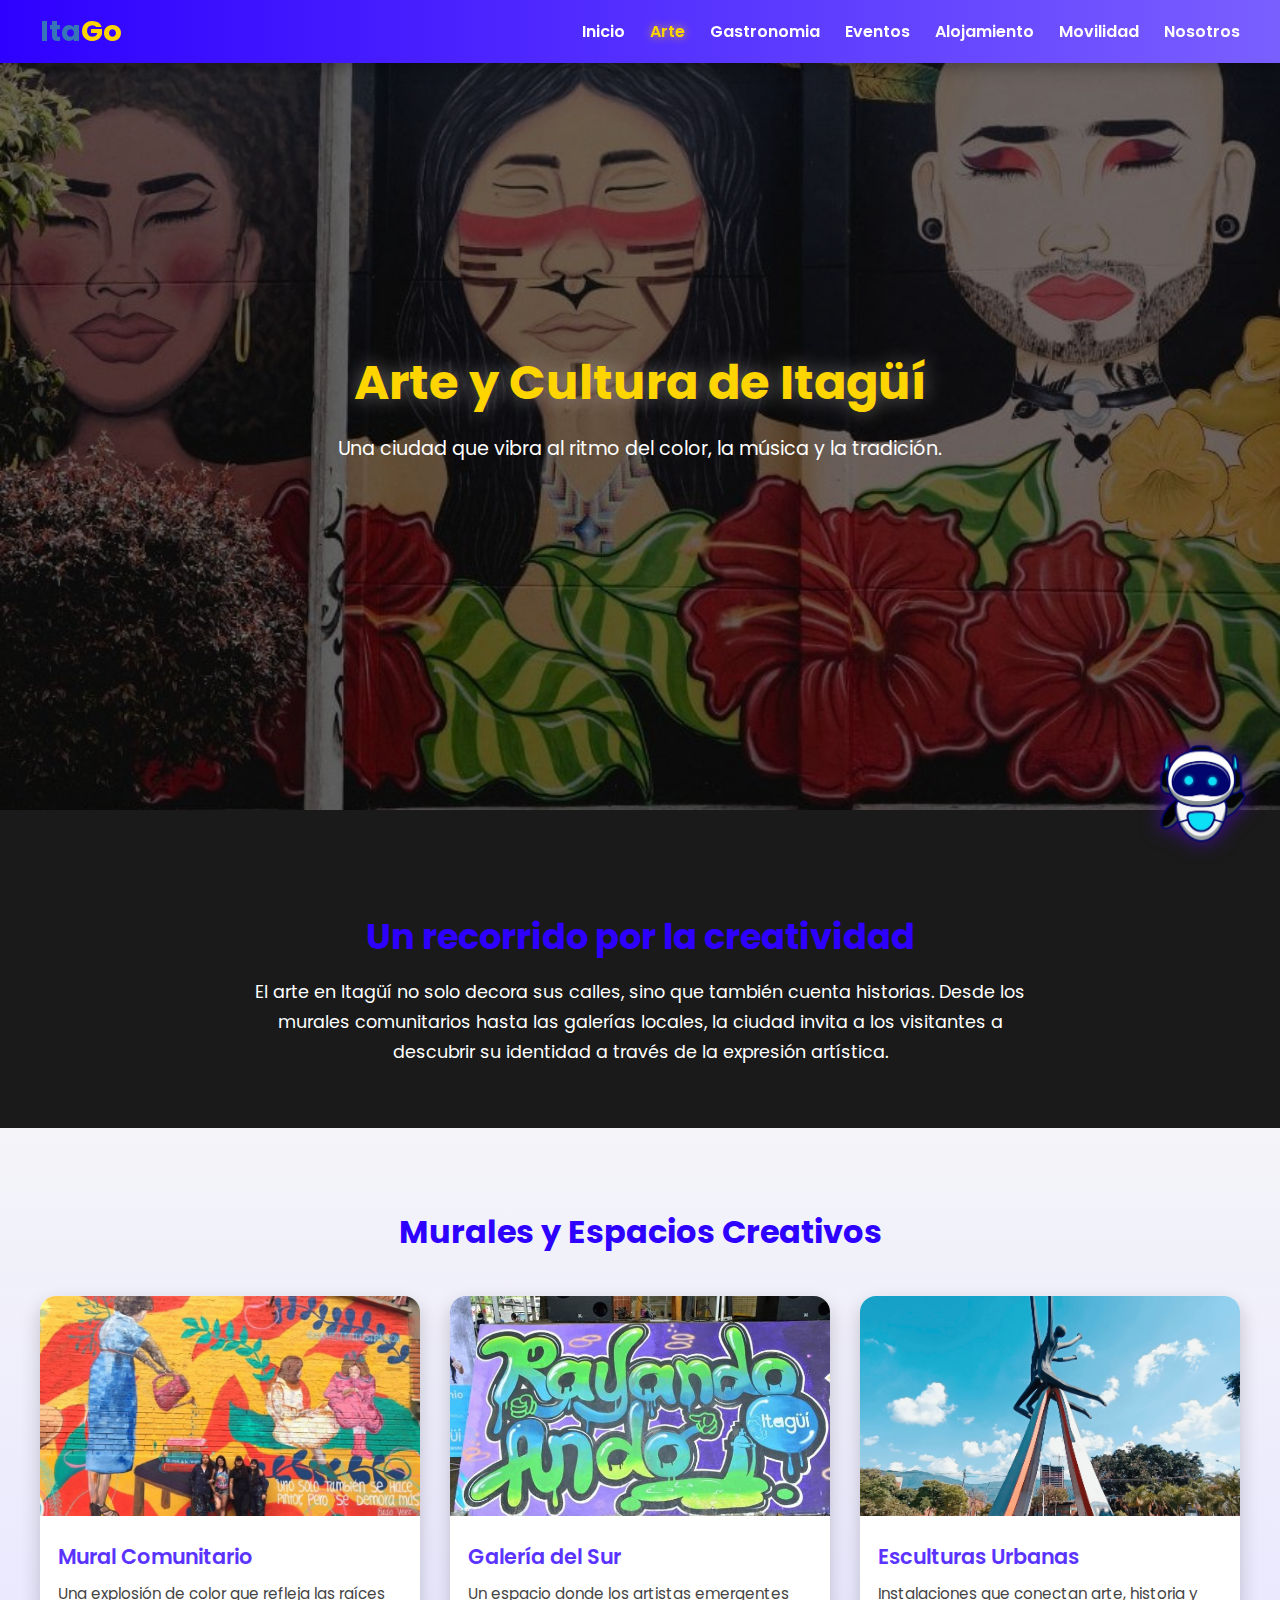
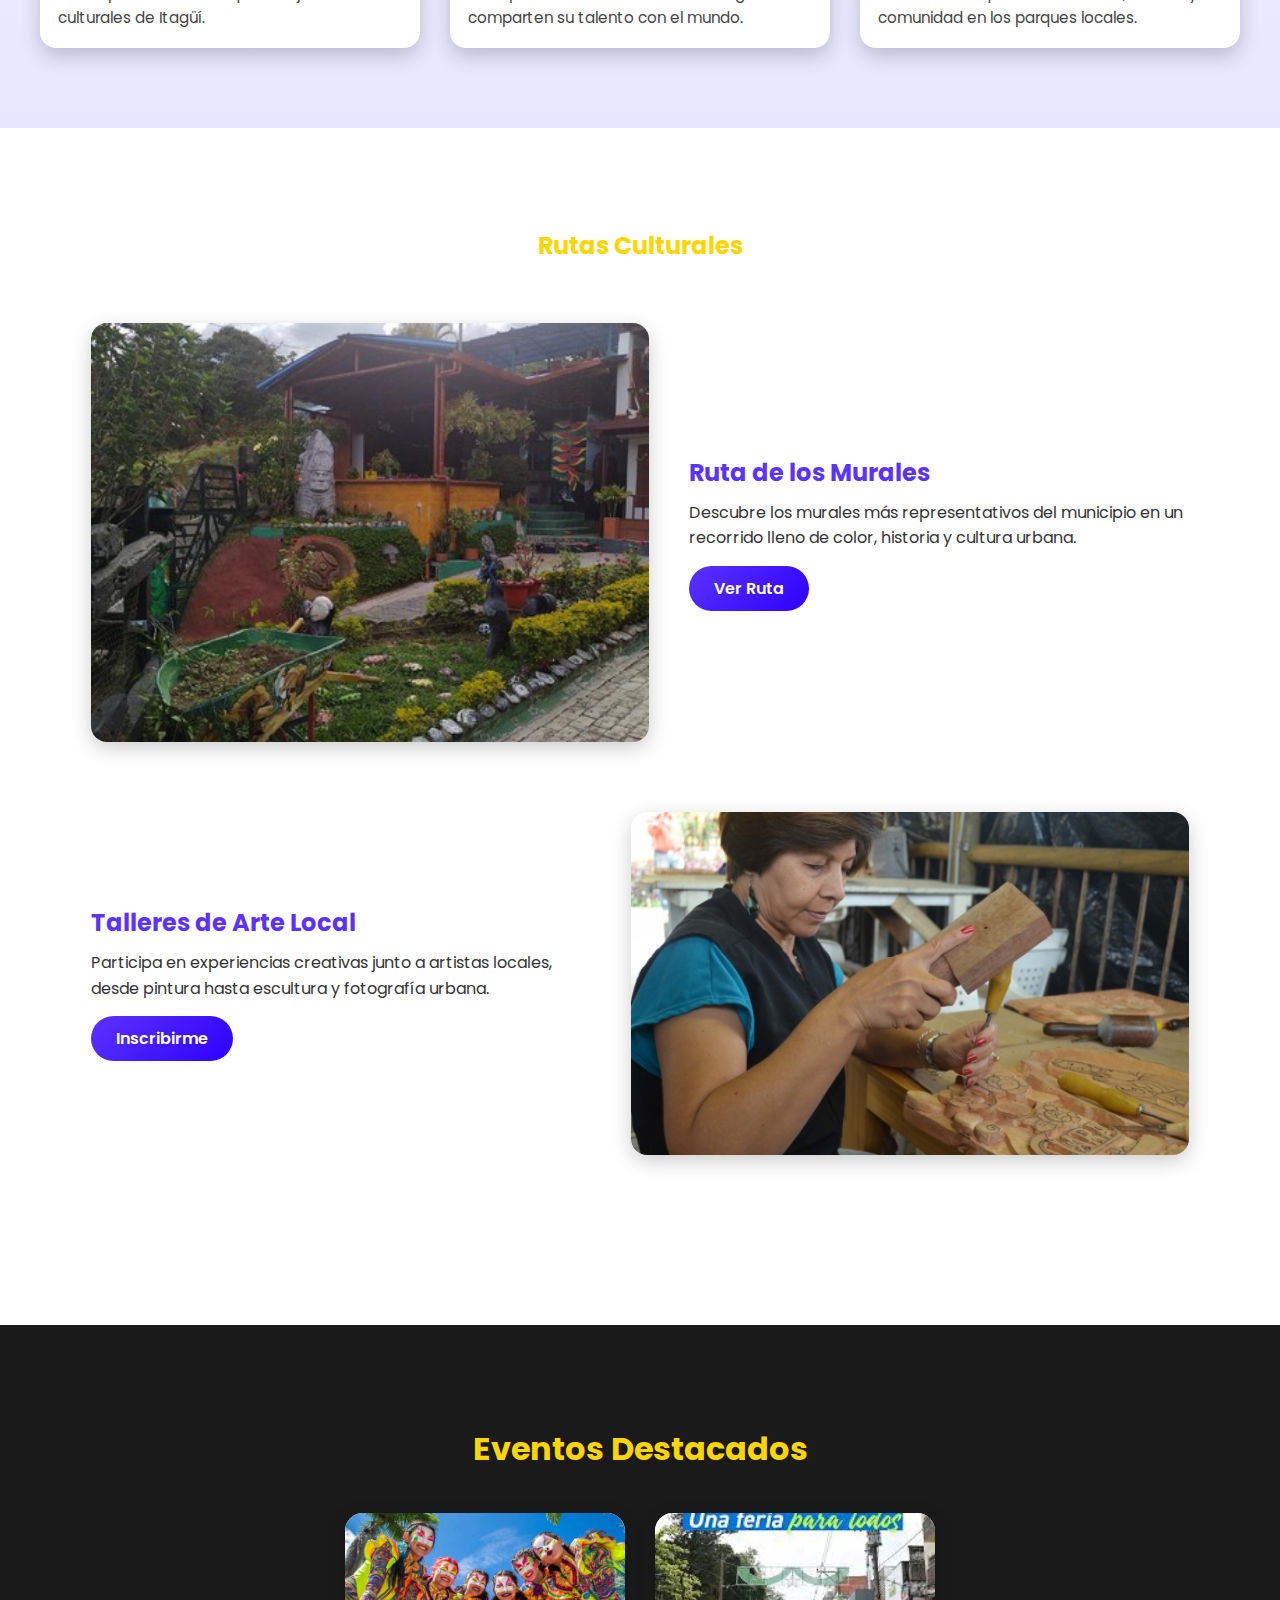
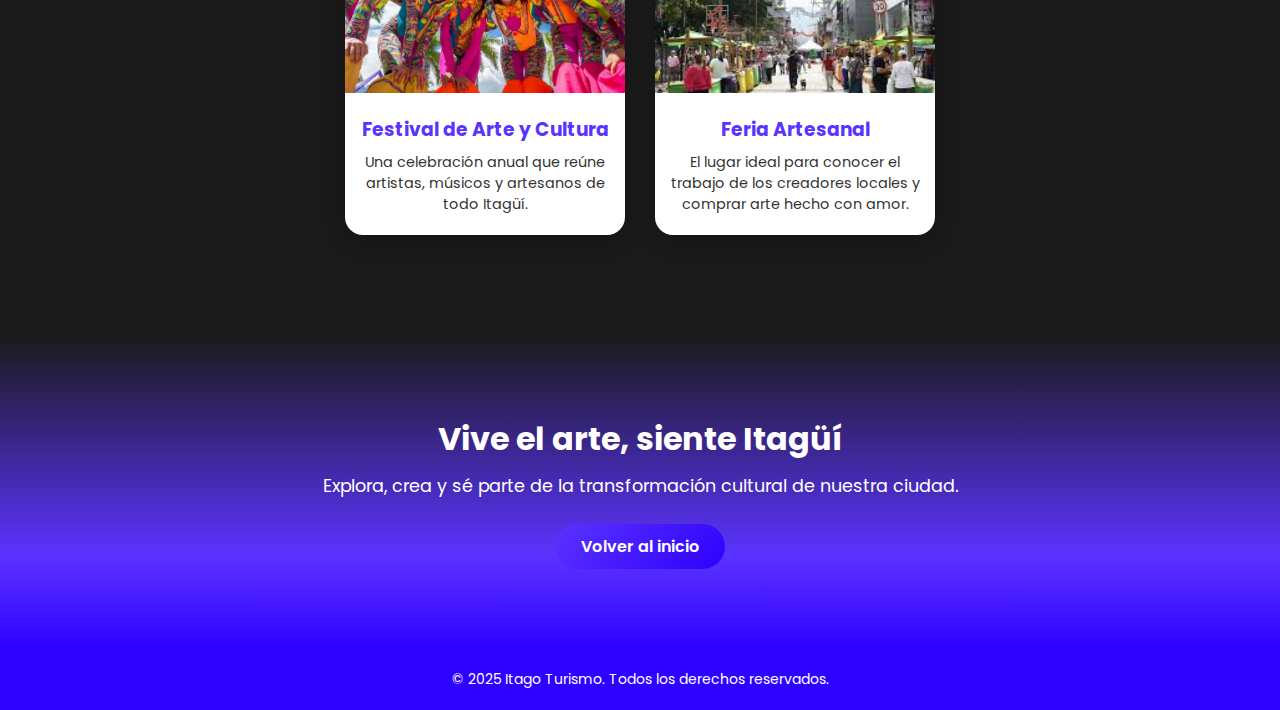
<file: arte.html>
<!DOCTYPE html>
<html lang="es">
<head>
  <meta charset="UTF-8">
  <meta name="viewport" content="width=device-width, initial-scale=1.0">
  <title>Arte y Cultura | Itago Turismo</title>
  <link rel="stylesheet" href="arte.css">
  <link href="https://fonts.googleapis.com/css2?family=Poppins:wght@400;600;700&display=swap" rel="stylesheet">
</head>
<body>

  <!-- ==================== ENCABEZADO ==================== -->
  <header class="header">
    <div class="logo">
      <h1><span class="ita">Ita</span><span class="go">Go</span></h1>
    </div>
    <nav>
      <ul>
        <li><a href="index.html">Inicio</a></li>
        <li><a href="arte.html" class="activo">Arte</a></li>
        <li><a href="Gastronomia.html">Gastronomia</a></li>
        <li><a href="eventos.html">Eventos</a></li>
        <li><a href="Alojamiento.html">Alojamiento</a></li>
        <li><a href="Transporte.html">Movilidad</a></li>
        <li><a href="#">Nosotros</a></li>
      </ul>
    </nav>
  </header>

  <!-- ========== HERO DE ARTE ========== -->
  <section class="hero-arte">
    <div class="overlay"></div>
    <div class="hero-content">
      <h2>Arte y Cultura de Itagüí</h2>
      <p>Una ciudad que vibra al ritmo del color, la música y la tradición.</p>
    </div>
  </section>

  <!-- ========== SECCIÓN INTRODUCTORIA ========== -->
  <section class="intro-arte">
    <div class="container">
      <h2>Un recorrido por la creatividad</h2>
      <p>
        El arte en Itagüí no solo decora sus calles, sino que también cuenta historias.
        Desde los murales comunitarios hasta las galerías locales, la ciudad invita
        a los visitantes a descubrir su identidad a través de la expresión artística.
      </p>
    </div>
  </section>

  <!-- ========== GALERÍA DE ARTE LOCAL ========== -->
  <section class="galeria-arte">
    <h2>Murales y Espacios Creativos</h2>
    <div class="grid-arte">
      <article class="card-arte">
        <img src="Mural comunitario.jpg" alt="Mural urbano Itagüí">
        <div class="info">
          <h3>Mural Comunitario</h3>
          <p>Una explosión de color que refleja las raíces culturales de Itagüí.</p>
        </div>
      </article>

      <article class="card-arte">
        <img src="Galeria sur.jpg" alt="Galería local">
        <div class="info">
          <h3>Galería del Sur</h3>
          <p>Un espacio donde los artistas emergentes comparten su talento con el mundo.</p>
        </div>
      </article>

      <article class="card-arte">
        <img src="Esculturas urbanas.jpg" alt="Escultura pública">
        <div class="info">
          <h3>Esculturas Urbanas</h3>
          <p>Instalaciones que conectan arte, historia y comunidad en los parques locales.</p>
        </div>
      </article>
    </div>
  </section>

  <!-- ========== SECCIÓN DE RUTAS CULTURALES ========== -->
  <section class="rutas-culturales">
    <h2>Rutas Culturales</h2>
    <div class="ruta">
      <img src="Grafisur.jpg" alt="Ruta de murales">
      <div class="texto-ruta">
        <h3>Ruta de los Murales</h3>
        <p>
          Descubre los murales más representativos del municipio en un recorrido
          lleno de color, historia y cultura urbana.
        </p>
        <a href="#" class="btn">Ver Ruta</a>
      </div>
    </div>

    <div class="ruta invertida">
      <img src="Talleres de arte.jpg" alt="Talleres artísticos">
      <div class="texto-ruta">
        <h3>Talleres de Arte Local</h3>
        <p>
          Participa en experiencias creativas junto a artistas locales,
          desde pintura hasta escultura y fotografía urbana.
        </p>
        <a href="#" class="btn">Inscribirme</a>
      </div>
    </div>
  </section>

  <!-- ========== EVENTOS ARTÍSTICOS ========== -->
  <section class="eventos-arte">
    <h2>Eventos Destacados</h2>
    <div class="cards-eventos">
      <div class="evento">
        <img src="Festival de arte.webp" alt="Festival de arte">
        <h3>Festival de Arte y Cultura</h3>
        <p>Una celebración anual que reúne artistas, músicos y artesanos de todo Itagüí.</p>
      </div>
      <div class="evento">
        <img src="Feria artesanal.jpg" alt="Feria artesanal">
        <h3>Feria Artesanal</h3>
        <p>El lugar ideal para conocer el trabajo de los creadores locales y comprar arte hecho con amor.</p>
      </div>
    </div>
  </section>

  <!-- ========== SECCIÓN FINAL / CTA ========== -->
  <section class="cta-final">
    <h2>Vive el arte, siente Itagüí</h2>
    <p>Explora, crea y sé parte de la transformación cultural de nuestra ciudad.</p>
    <a href="index.html" class="btn">Volver al inicio</a>
  </section>

  <!-- ========== MASCOTA Y CHAT ========== -->
  <div class="mascota" id="mascota">
    <img src="Logoitago.png" alt="Mascota Itago">
    <div class="mensaje-contacto" id="mensajeContacto">
      ¡Hola! Soy ItagoBot 🤖 ¿Quieres conocer los eventos artísticos de esta semana?
    </div>
  </div>

  <div class="chatbot" id="chatbot">
    <div class="chat-output" id="chatOutput"></div>
    <input type="text" id="userInput" placeholder="Escribe tu mensaje..." />
  </div>

  <!-- ========== FOOTER ========== -->
  <footer>
    <p>© 2025 Itago Turismo. Todos los derechos reservados.</p>
  </footer>

  <script src="scriptarte.js"></script>
</body>
</html>
</file>
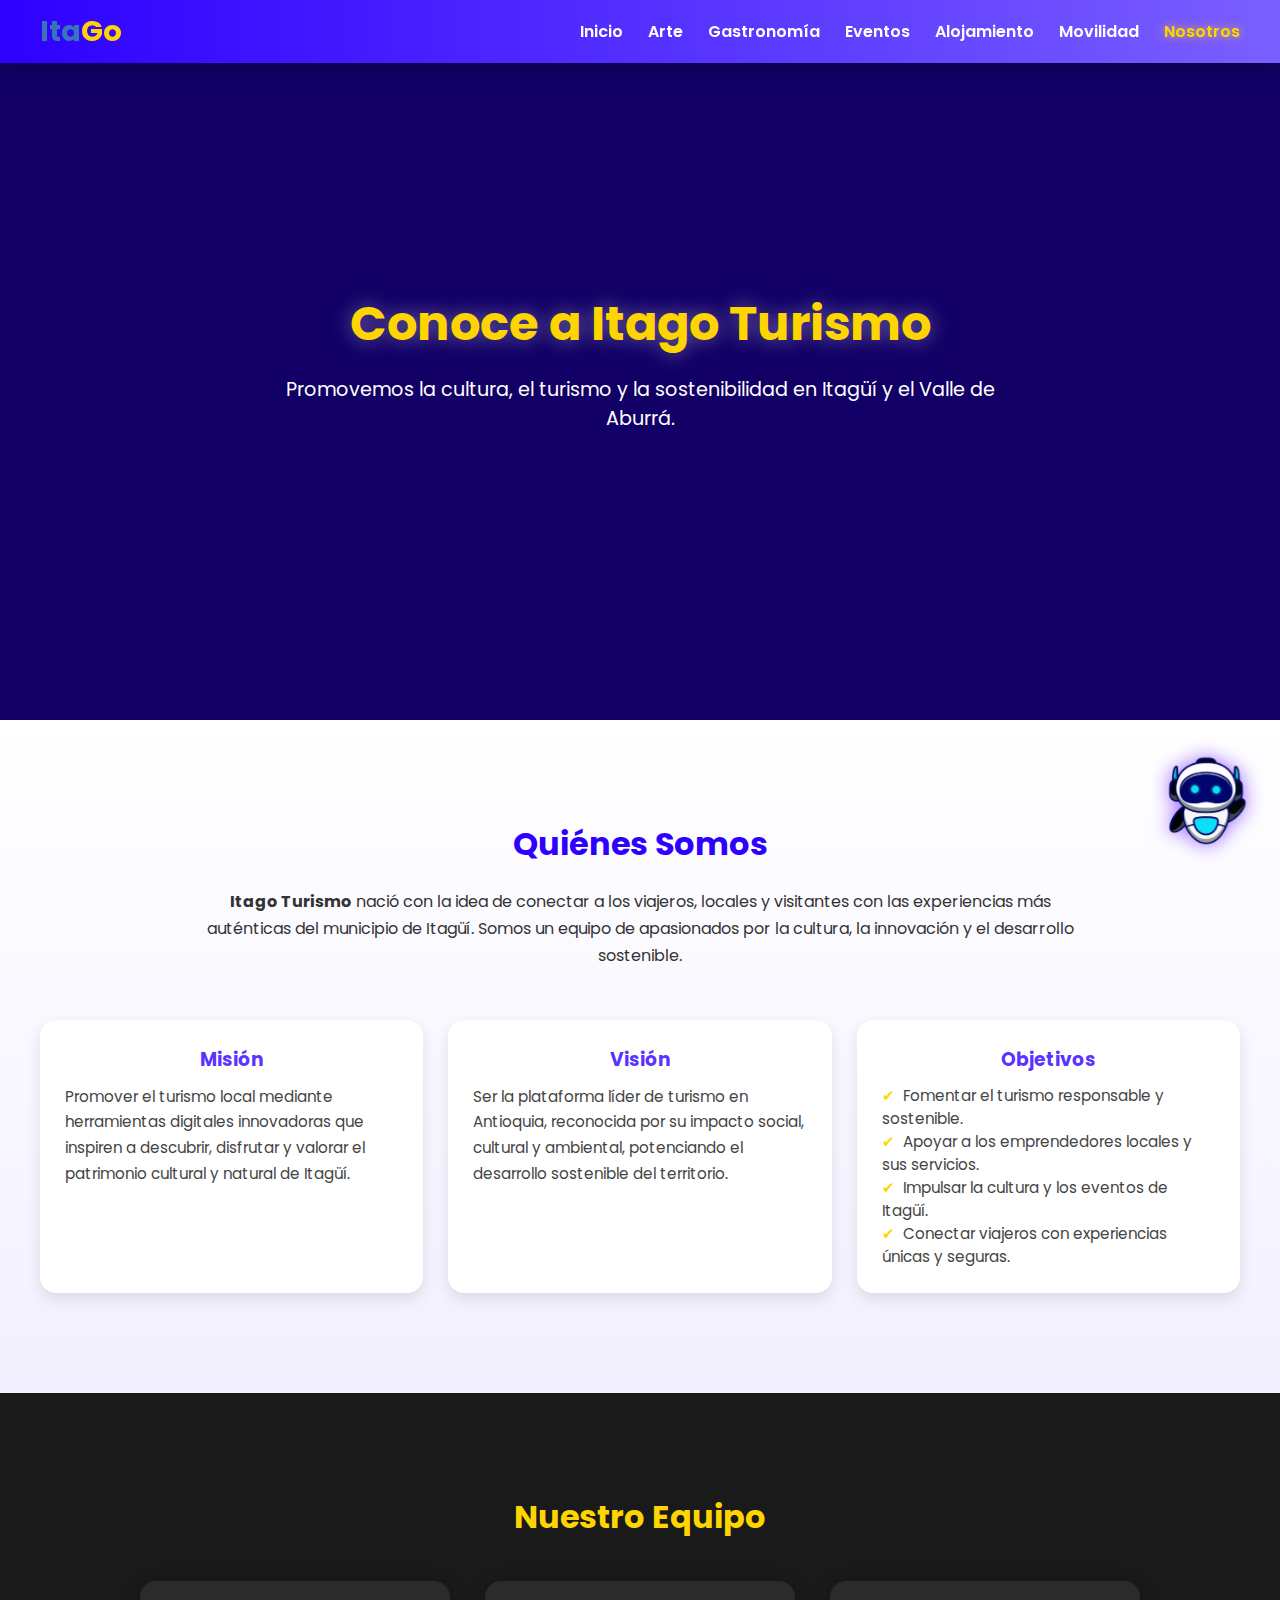
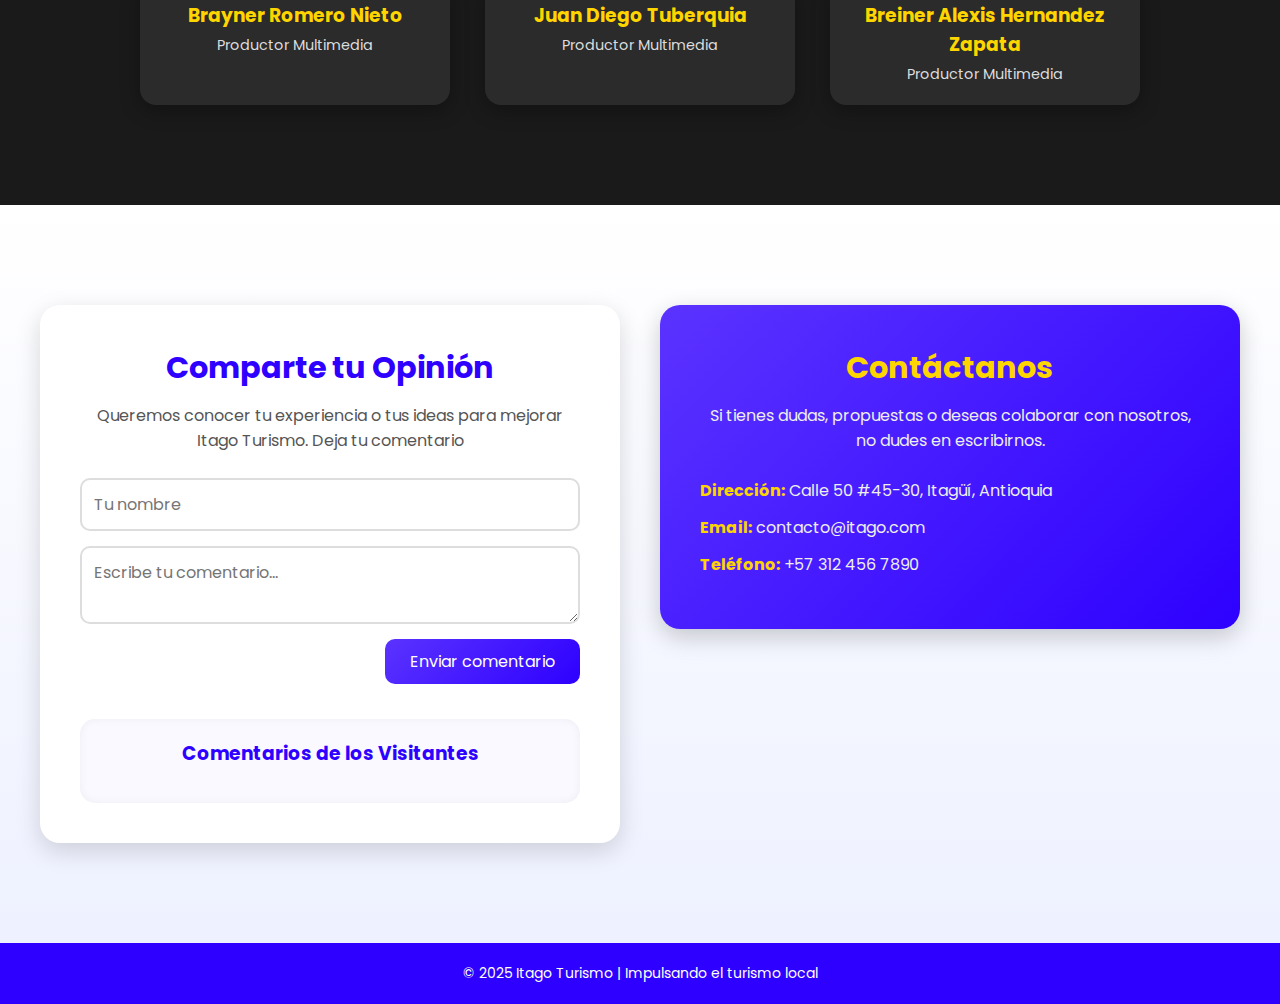
<file: Nosotros.html>
<!DOCTYPE html>
<html lang="es">
<head>
  <meta charset="UTF-8" />
  <meta name="viewport" content="width=device-width, initial-scale=1.0" />
  <title>Itago Turismo | Nosotros</title>
  <link rel="stylesheet" href="nosotros.css" />
  <link href="https://fonts.googleapis.com/css2?family=Poppins:wght@300;500;700&display=swap" rel="stylesheet" />
</head>
<body>
  <!-- ==================== ENCABEZADO ==================== -->
  <header class="header">
    <a href="index.html" class="logo">
  <h1><span class="ita">Ita</span><span class="go">Go</span></h1>
</a>

  <!-- 🔧 corregido -->
  <button id="menu-toggle" class="menu-toggle" aria-label="Abrir menú">☰</button>

    <nav>
      <ul>
        <li><a href="index.html">Inicio</a></li>
        <li><a href="arte.html">Arte</a></li>
        <li><a href="Gastronomia.html">Gastronomía</a></li>
        <li><a href="eventos.html">Eventos</a></li>
        <li><a href="Alojamiento.html">Alojamiento</a></li>
        <li><a href="Transporte.html">Movilidad</a></li>
        <li><a href="nosotros.html" class="activo">Nosotros</a></li>
      </ul>
    </nav>
  </header>

  <!-- ==================== HERO ==================== -->
  <section class="hero-nosotros">
    <div class="overlay"></div>
    <div class="hero-content">
      <h2>Conoce a Itago Turismo</h2>
      <p>Promovemos la cultura, el turismo y la sostenibilidad en Itagüí y el Valle de Aburrá. </p>
    </div>
  </section>

  <!-- ==================== SECCIÓN SOBRE NOSOTROS ==================== -->
  <section class="nosotros-info">
    <div class="contenedor">
      <h2> Quiénes Somos</h2>
      <p><strong>Itago Turismo</strong> nació con la idea de conectar a los viajeros, locales y visitantes con las experiencias más auténticas del municipio de Itagüí. Somos un equipo de apasionados por la cultura, la innovación y el desarrollo sostenible.</p>
    </div>

    <div class="bloques">
      <article>
        <h3> Misión</h3>
        <p>Promover el turismo local mediante herramientas digitales innovadoras que inspiren a descubrir, disfrutar y valorar el patrimonio cultural y natural de Itagüí.</p>
      </article>
      <article>
        <h3> Visión</h3>
        <p>Ser la plataforma líder de turismo en Antioquia, reconocida por su impacto social, cultural y ambiental, potenciando el desarrollo sostenible del territorio.</p>
      </article>
      <article>
        <h3> Objetivos</h3>
        <ul>
          <li>Fomentar el turismo responsable y sostenible.</li>
          <li>Apoyar a los emprendedores locales y sus servicios.</li>
          <li>Impulsar la cultura y los eventos de Itagüí.</li>
          <li>Conectar viajeros con experiencias únicas y seguras.</li>
        </ul>
      </article>
    </div>
  </section>

  <!-- ==================== EQUIPO ==================== -->
  <section class="equipo">
    <h2> Nuestro Equipo</h2>
    <div class="grid-equipo">
      <div class="miembro">
        <h3>Brayner Romero Nieto</h3>
        <p>Productor Multimedia</p>
      </div>
      <div class="miembro">
        <h3>Juan Diego Tuberquia</h3>
        <p>Productor Multimedia</p>
      </div>
      <div class="miembro">
        <h3>Breiner Alexis Hernandez Zapata</h3>
        <p>Productor Multimedia</p>
      </div>
    </div>
  </section>

<!-- ==================== COMENTARIOS + CONTACTO ==================== -->
<section class="comentarios-contacto">
  <div class="comentarios">
    <h2> Comparte tu Opinión</h2>
    <p>Queremos conocer tu experiencia o tus ideas para mejorar Itago Turismo. Deja tu comentario </p>

    <form id="formComentario">
      <input type="text" id="nombre" placeholder="Tu nombre" required />
      <textarea id="mensaje" placeholder="Escribe tu comentario..." required></textarea>
      <button type="submit">Enviar comentario</button>
    </form>

    <div class="comentarios-lista">
      <h3> Comentarios de los Visitantes</h3>
      <div id="listaComentarios"></div>
    </div>
  </div>

  <div class="contacto">
    <h2> Contáctanos</h2>
    <p>Si tienes dudas, propuestas o deseas colaborar con nosotros, no dudes en escribirnos.</p>
    <div class="info-contacto">
      <p><strong> Dirección:</strong> Calle 50 #45-30, Itagüí, Antioquia</p>
      <p><strong> Email:</strong> contacto@itago.com</p>
      <p><strong> Teléfono:</strong> +57 312 456 7890</p>
    </div>
  </div>
</section>


  <!-- ==================== FOOTER ==================== -->
  <footer>
    <p>© 2025 Itago Turismo | Impulsando el turismo local </p>
  </footer>

  <!-- ==================== CHATBOT ==================== -->
  <div class="mascota" id="mascota">
    <img src="itago_logo.png" alt="Mascota Itago" />
    <div class="mensaje-contacto" id="mensajeContacto">
      ¡Hola! Soy ItagoBot 🤖 ¿Quieres saber más sobre nosotros?
    </div>
  </div>

  <div class="chatbot" id="chatbot">
    <div class="chat-output" id="chatOutput"></div>
    <input type="text" id="userInput" placeholder="Escribe tu mensaje y presiona Enter..." />
  </div>

  <script src="script_nosotros.js"></script>

  <script>
document.addEventListener('DOMContentLoaded', () => {
  const menuToggle = document.getElementById('menu-toggle');
  // busca el primer nav > ul disponible (más robusto que querySelector('nav ul') si tienes varios navs)
  const navList = document.querySelector('nav ul');
  if (!menuToggle || !navList) {
    console.warn('Menu toggle o nav ul no encontrado. Revisa que existan en el HTML.');
    return;
  }

  // crear overlay si no existe
  let overlay = document.querySelector('.menu-overlay');
  if (!overlay) {
    overlay = document.createElement('div');
    overlay.className = 'menu-overlay';
    document.body.appendChild(overlay);
  }

  function openMenu() {
    navList.classList.add('activo');
    overlay.classList.add('visible');
    menuToggle.setAttribute('aria-expanded', 'true');
    // bloquear scroll
    document.documentElement.style.overflow = 'hidden';
    document.body.style.overflow = 'hidden';
  }

  function closeMenu() {
    navList.classList.remove('activo');
    overlay.classList.remove('visible');
    menuToggle.setAttribute('aria-expanded', 'false');
    document.documentElement.style.overflow = '';
    document.body.style.overflow = '';
  }

  menuToggle.addEventListener('click', (e) => {
    e.stopPropagation();
    if (navList.classList.contains('activo')) closeMenu();
    else openMenu();
  });

  // cerrar al pinchar overlay
  overlay.addEventListener('click', closeMenu);

  // cerrar al pinchar cualquier enlace dentro del menú (útil para navegación)
  navList.addEventListener('click', (e) => {
    const target = e.target;
    if (target.tagName === 'A' || target.closest('a')) {
      closeMenu();
    }
  });

  // cerrar con ESC
  document.addEventListener('keydown', (e) => {
    if (e.key === 'Escape' && navList.classList.contains('activo')) {
      closeMenu();
    }
  });
});
</script>

</body>
</html>
</file>
<file: arte.css>
/* =========================================================
   🎨 ARTE.CSS — Página de Arte y Cultura de Itagüí
   Estructura ordenada y optimizada
   Autor: Garetto
   ========================================================= */

/* === RESET GENERAL === */
* {
  margin: 0;
  padding: 0;
  box-sizing: border-box;
  font-family: "Poppins", sans-serif;
}

body {
  background-color: #f4f4f9;
  color: #222;
  overflow-x: hidden;
}

/* =========================================================
   🟣 HEADER RESPONSIVE GLOBAL (CORREGIDO)
   ========================================================= */
.header {
  display: flex;
  justify-content: space-between;
  align-items: center;
  background: linear-gradient(90deg, #2e00ff, #7a5fff);
  padding: 10px 40px;
  position: fixed;
  width: 100%;
  top: 0;
  z-index: 1000;
  box-shadow: 0 4px 15px rgba(0, 0, 0, 0.3);
  flex-wrap: wrap;
}

.logo h1 {
  font-size: 1.8rem;
  font-weight: 700;
  white-space: nowrap;
}

.ita {
  color: #3774b8;
}

.go {
  color: #ffd500;
}

.logo {
  text-decoration: none;
  color: inherit;
  transition: transform 0.2s ease;
}

.logo:hover {
  transform: scale(1.03);
}

nav {
  display: flex;
}

nav ul {
  display: flex;
  list-style: none;
  gap: 25px;
}

nav a {
  color: white;
  text-decoration: none;
  font-weight: 600;
  transition: 0.3s;
  font-size: 1rem;
}

nav a:hover,
nav a.activo {
  color: #ffd500;
  text-shadow: 0 0 8px rgba(255, 208, 0, 0.8);
}

/* === BOTÓN MENÚ === */
#menu-toggle {
  display: none;
  font-size: 1.8rem;
  background: none;
  border: none;
  color: #fff;
  cursor: pointer;
  z-index: 1001;
}

/* =========================================================
   📱 MODO RESPONSIVE CORREGIDO (FUNCIONAL)
   ========================================================= */
@media (max-width: 850px) {
  .header {
    padding: 10px 20px;
  }

  #menu-toggle {
    display: block;
  }

  nav {
    position: fixed; /* antes absolute */
    top: 60px;
    left: 0;
    width: 100%;
    z-index: 1001; /* se asegura de estar sobre el header */
  }

  nav ul {
    display: none; /* se oculta hasta que se active */
    flex-direction: column;
    align-items: center;
    gap: 20px;
    background: rgba(20, 0, 60, 0.97);
    border-radius: 0 0 16px 16px;
    box-shadow: 0 4px 15px rgba(0, 0, 0, 0.4);
    padding: 20px 0;
    width: 100%;
  }

  nav ul.activo {
    display: flex;
    animation: slideDown 0.3s ease;
  }

  @keyframes slideDown {
    from {
      opacity: 0;
      transform: translateY(-10px);
    }
    to {
      opacity: 1;
      transform: translateY(0);
    }
  }
}

/* =========================================================
   🖼️ HERO DE ARTE
   ========================================================= */
.hero-arte {
  height: 90vh;
  background: url("itago_muralprincipal.jpg") center/cover no-repeat;
  position: relative;
  display: flex;
  align-items: center;
  justify-content: center;
}

.hero-arte .overlay {
  position: absolute;
  inset: 0;
  background: rgba(0, 0, 0, 0.55);
}

.hero-content {
  position: relative;
  z-index: 2;
  text-align: center;
  color: white;
  max-width: 800px;
}

.hero-content h2 {
  font-size: 3rem;
  color: #ffd500;
  text-shadow: 0 0 20px rgba(255, 255, 255, 0.4);
}

.hero-content p {
  font-size: 1.2rem;
  margin-top: 15px;
}

/* =========================================================
   🖌️ SECCIÓN INTRODUCTORIA
   ========================================================= */
.intro-arte {
  background: #1a1a1a;
  padding: 100px 20px 60px;
  text-align: center;
}

.intro-arte h2 {
  font-size: 2.2rem;
  color: #2e00ff;
  margin-bottom: 15px;
}

.intro-arte p {
  max-width: 800px;
  margin: 0 auto;
  font-size: 1.1rem;
  line-height: 1.7;
  color: #fff;
}

/* =========================================================
   🏛️ GALERÍA DE ARTE — CARTAS SIN SUBRAYADO
   ========================================================= */
.galeria-arte {
  padding: 80px 40px;
  background: linear-gradient(180deg, #f4f4f9 0%, #e8e6ff 100%);
  text-align: center;
}

.galeria-arte h2 {
  font-size: 2rem;
  color: #2e00ff;
  margin-bottom: 40px;
  font-weight: 700;
}

.grid-arte {
  display: grid;
  grid-template-columns: repeat(auto-fit, minmax(260px, 1fr));
  gap: 30px;
  max-width: 1200px;
  margin: 0 auto;
}

/* === Tarjeta individual === */
.card-arte {
  background: #fff;
  border-radius: 16px;
  overflow: hidden;
  box-shadow: 0 8px 20px rgba(0, 0, 0, 0.2);
  transition: transform 0.3s ease, box-shadow 0.3s ease;
}

.card-arte a {
  text-decoration: none;
  color: inherit;
  display: block;
  height: 100%;
}

.card-arte img {
  width: 100%;
  height: 220px;
  object-fit: cover;
}

/* === Información dentro de la carta === */
.card-arte .info {
  padding: 18px;
  text-align: left;
}

.card-arte h3 {
  color: #5b33ff;
  margin-bottom: 10px;
  font-size: 1.3rem;
  font-weight: 600;
}

.card-arte p {
  color: #444;
  font-size: 0.95rem;
  line-height: 1.6;
}

/* === Hover suave === */
.card-arte:hover {
  transform: translateY(-8px);
  box-shadow: 0 12px 25px rgba(0, 0, 0, 0.3);
}

/* =========================================================
   🗺️ RUTAS CULTURALES
   ========================================================= */
.rutas-culturales {
  padding: 100px 20px;
  background: #fff;
}

.rutas-culturales h2 {
  text-align: center;
  color: #ffd500;
  margin-bottom: 60px;
}

.ruta {
  display: flex;
  align-items: center;
  justify-content: center;
  gap: 40px;
  flex-wrap: wrap;
  margin-bottom: 70px;
}

.ruta img {
  width: 45%;
  border-radius: 16px;
  box-shadow: 0 6px 20px rgba(0, 0, 0, 0.2);
}

.ruta .texto-ruta {
  max-width: 500px;
}

.ruta h3 {
  color: #5b33ff;
  font-size: 1.5rem;
  margin-bottom: 10px;
}

.ruta p {
  margin-bottom: 15px;
  line-height: 1.6;
  color: #333;
}

.ruta.invertida {
  flex-direction: row-reverse;
}

.btn {
  display: inline-block;
  background: linear-gradient(135deg, #5b33ff, #2e00ff);
  color: white;
  padding: 10px 25px;
  border-radius: 25px;
  text-decoration: none;
  transition: 0.3s;
  font-weight: 600;
}

.btn:hover {
  background: linear-gradient(135deg, #7a5fff, #5b33ff);
  transform: translateY(-3px);
}

/* =========================================================
   🎭 EVENTOS ARTÍSTICOS
   ========================================================= */
.eventos-arte {
  background-color: #1a1a1a;
  padding: 100px 20px;
  text-align: center;
}

.eventos-arte h2 {
  color: #ffd500;
  margin-bottom: 40px;
  font-size: 2rem;
}

.cards-eventos {
  display: flex;
  flex-wrap: wrap;
  justify-content: center;
  gap: 30px;
}

.evento {
  background: white;
  width: 280px;
  border-radius: 18px;
  overflow: hidden;
  box-shadow: 0 6px 20px rgba(0, 0, 0, 0.2);
  transition: transform 0.3s ease;
  text-decoration: none;
  color: inherit;
  transition: transform 0.2s ease;
}

.evento img {
  width: 100%;
  height: 180px;
  object-fit: cover;
}

.evento h3 {
  color: #5b33ff;
  margin: 15px 0 8px;
}

.evento p {
  color: #333;
  font-size: 0.9rem;
  padding: 0 15px 20px;
}

.evento:hover {
  transform: translateY(-8px);
}

/* =========================================================
   ✨ CTA FINAL
   ========================================================= */
.cta-final {
  background: linear-gradient( 180deg, #1a1a1a 0%, #5b33ff 70%, #2e00ff 100%);
  color: white;
  text-align: center;
  padding: 80px 20px;
}

.cta-final h2 {
  font-size: 2rem;
  margin-bottom: 10px;
}

.cta-final p {
  margin-bottom: 25px;
  font-size: 1.1rem;
}

/* =========================================================
   🤖 MASCOTA & CHATBOT
   ========================================================= */
.mascota {
  position: fixed;
  bottom: 30px;
  right: 30px;
  width: 100px;
  z-index: 1000;
  animation: float 3.5s ease-in-out infinite;
  filter: drop-shadow(0 0 10px rgba(94, 0, 255, 0.6));
  cursor: pointer;
}

.mascota img {
  width: 100%;
}

@keyframes float {
  0% { transform: translateY(0px); }
  50% { transform: translateY(-10px); }
  100% { transform: translateY(0px); }
}

/* Tooltip del chatbot */
.mensaje-contacto {
  position: absolute;
  bottom: 90px;
  right: 110px;
  background: linear-gradient(135deg, #6a00f4, #a200ff);
  color: white;
  padding: 14px 18px;
  border-radius: 14px;
  font-size: 15px;
  width: 280px;
  box-shadow: 0 6px 14px rgba(0, 0, 0, 0.3);
  opacity: 0;
  transform: translateY(10px);
  transition: opacity 0.3s ease, transform 0.3s ease;
  pointer-events: none;
}

.mascota:hover .mensaje-contacto {
  opacity: 1;
  transform: translateY(0);
}

.mensaje-contacto::after {
  content: "";
  position: absolute;
  bottom: -8px;
  right: 40px;
  border-left: 8px solid transparent;
  border-right: 8px solid transparent;
  border-top: 8px solid #a200ff;
}

/* Caja del chatbot */
.chatbot {
  position: fixed;
  bottom: 140px;
  right: 40px;
  background: rgba(20, 20, 40, 0.95);
  color: white;
  border-radius: 20px;
  padding: 18px;
  width: 330px;
  height: 350px;
  display: none;
  flex-direction: column;
  box-shadow: 0 8px 25px rgba(0, 0, 0, 0.6);
  z-index: 1100;
}

/* Mensajes */
.chat-output {
  max-height: 300px;
  overflow-y: auto;
  font-size: 14px;
  margin-bottom: 10px;
  display: flex;
  flex-direction: column;
  gap: 8px;
}

.chat-output div {
  padding: 8px 12px;
  border-radius: 18px;
  max-width: 80%;
  word-wrap: break-word;
}

.chat-output div:nth-child(odd) {
  background: linear-gradient(135deg, #5b33ff, #2e00ff);
  color: white;
  align-self: flex-start;
}

.chat-output div:nth-child(even) {
  background: #ffd500;
  color: #000;
  align-self: flex-end;
}

/* Input */
#userInput {
  border: none;
  border-radius: 15px;
  padding: 10px;
  width: 100%;
  background: #1a1a1a;
  color: white;
  margin-top: 5px;
}
/* =========================================================
   💬 BOTONES DEL CHATBOT
   ========================================================= */
.boton-opcion {
  background: linear-gradient(135deg, #5b33ff, #2e00ff);
  color: white;
  border: none;
  border-radius: 15px;
  padding: 8px 14px;
  margin: 4px 4px 0 0;
  cursor: pointer;
  font-size: 0.9rem;
  font-weight: 500;
  transition: 0.25s ease;
  align-self: flex-start;
  box-shadow: 0 3px 10px rgba(0, 0, 0, 0.2);
}

.boton-opcion:hover {
  background: linear-gradient(135deg, #ffd500, #ffb800);
  color: #000;
  transform: translateY(-2px);
}

/* =========================================================
   🦶 FOOTER
   ========================================================= */
footer {
  background: #2e00ff;
  text-align: center;
  padding: 20px;
  color: white;
  font-size: 14px;
}

/* 🔧 Corrección final — eliminar subrayado en toda la galería */
.galeria-arte a,
.grid-arte a,
.card-arte a,
.card-arte a h3,
.card-arte a p
.cards-eventos {
  text-decoration: none !important;
  color: inherit !important;
}

.galeria-arte a:hover,
.grid-arte a:hover,
.card-arte a:hover {
  text-decoration: none !important;
  color: inherit !important;
}
</file>
<file: nosotros.css>
/* =========================================================
   💚 NOSOTROS.CSS — Página de Nosotros de Itago Turismo
   Optimizado con soporte para comentarios dinámicos
   ========================================================= */

/* === RESET GENERAL === */
* {
  margin: 0;
  padding: 0;
  box-sizing: border-box;
  font-family: "Poppins", sans-serif;
}

body {
  background-color: #f4f4f9;
  color: #222;
  overflow-x: hidden;
}

/* =========================================================
   🟣 HEADER RESPONSIVE GLOBAL (CORREGIDO)
   ========================================================= */
.header {
  display: flex;
  justify-content: space-between;
  align-items: center;
  background: linear-gradient(90deg, #2e00ff, #7a5fff);
  padding: 10px 40px;
  position: fixed;
  width: 100%;
  top: 0;
  z-index: 1000;
  box-shadow: 0 4px 15px rgba(0, 0, 0, 0.3);
  flex-wrap: wrap;
}

.logo h1 {
  font-size: 1.8rem;
  font-weight: 700;
  white-space: nowrap;
}

.ita {
  color: #3774b8;
}

.go {
  color: #ffd500;
}

.logo {
  text-decoration: none;
  color: inherit;
  transition: transform 0.2s ease;
}

.logo:hover {
  transform: scale(1.03);
}

nav {
  display: flex;
}

nav ul {
  display: flex;
  list-style: none;
  gap: 25px;
}

nav a {
  color: white;
  text-decoration: none;
  font-weight: 600;
  transition: 0.3s;
  font-size: 1rem;
}

nav a:hover,
nav a.activo {
  color: #ffd500;
  text-shadow: 0 0 8px rgba(255, 208, 0, 0.8);
}

/* === BOTÓN MENÚ === */
#menu-toggle {
  display: none;
  font-size: 1.8rem;
  background: none;
  border: none;
  color: #fff;
  cursor: pointer;
  z-index: 1001;
}

/* =========================================================
   📱 MODO RESPONSIVE CORREGIDO (FUNCIONAL)
   ========================================================= */
@media (max-width: 850px) {
  .header {
    padding: 10px 20px;
  }

  #menu-toggle {
    display: block;
  }

  nav {
    position: fixed; /* antes absolute */
    top: 60px;
    left: 0;
    width: 100%;
    z-index: 1001; /* se asegura de estar sobre el header */
  }

  nav ul {
    display: none; /* se oculta hasta que se active */
    flex-direction: column;
    align-items: center;
    gap: 20px;
    background: rgba(20, 0, 60, 0.97);
    border-radius: 0 0 16px 16px;
    box-shadow: 0 4px 15px rgba(0, 0, 0, 0.4);
    padding: 20px 0;
    width: 100%;
  }

  nav ul.activo {
    display: flex;
    animation: slideDown 0.3s ease;
  }

  @keyframes slideDown {
    from {
      opacity: 0;
      transform: translateY(-10px);
    }
    to {
      opacity: 1;
      transform: translateY(0);
    }
  }
}

/* =========================================================
   🏞️ HERO NOSOTROS
   ========================================================= */
.hero-nosotros {
  height: 80vh;
  background-color: #2e00ff;
  position: relative;
  display: flex;
  align-items: center;
  justify-content: center;
}

.hero-nosotros .overlay {
  position: absolute;
  inset: 0;
  background: rgba(0, 0, 0, 0.6);
}

.hero-content {
  position: relative;
  z-index: 2;
  text-align: center;
  color: white;
  max-width: 800px;
  padding: 0 20px;
}

.hero-content h2 {
  font-size: 3rem;
  color: #ffd500;
  text-shadow: 0 0 20px rgba(255, 255, 255, 0.4);
}

.hero-content p {
  font-size: 1.2rem;
  margin-top: 15px;
}

/* =========================================================
   🌍 SECCIÓN NOSOTROS
   ========================================================= */
.nosotros-info {
  padding: 100px 40px;
  background: linear-gradient(180deg, #ffffff 0%, #f3f0ff 100%);
  text-align: center;
}

.nosotros-info h2 {
  font-size: 2rem;
  color: #2e00ff;
  margin-bottom: 20px;
}

.nosotros-info p {
  max-width: 900px;
  margin: 0 auto;
  font-size: 1rem;
  line-height: 1.7;
  color: #333;
}

.bloques {
  display: grid;
  grid-template-columns: repeat(auto-fit, minmax(280px, 1fr));
  gap: 25px;
  margin-top: 50px;
}

.bloques article {
  background: #fff;
  border-radius: 16px;
  padding: 25px;
  box-shadow: 0 6px 15px rgba(0, 0, 0, 0.1);
  transition: 0.3s;
}

.bloques article:hover {
  transform: translateY(-6px);
  box-shadow: 0 10px 25px rgba(0, 0, 0, 0.15);
}

.bloques h3 {
  color: #5b33ff;
  margin-bottom: 10px;
}

.bloques p,
.bloques ul {
  color: #444;
  font-size: 0.95rem;
  text-align: left;
}

.bloques ul {
  list-style: none;
  padding-left: 0;
}

.bloques li::before {
  content: "✔";
  color: #ffd500;
  margin-right: 8px;
}

/* =========================================================
   👨‍💼 EQUIPO
   ========================================================= */
.equipo {
  padding: 100px 40px;
  text-align: center;
  background: #1a1a1a;
  color: white;
}

.equipo h2 {
  color: #ffd500;
  font-size: 2rem;
  margin-bottom: 40px;
}

.grid-equipo {
  display: grid;
  grid-template-columns: repeat(auto-fit, minmax(220px, 1fr));
  gap: 35px;
  max-width: 1000px;
  margin: 0 auto;
}

.miembro {
  background: rgba(255, 255, 255, 0.08);
  border-radius: 16px;
  padding: 20px;
  transition: 0.3s;
  box-shadow: 0 6px 20px rgba(0, 0, 0, 0.3);
}

.miembro img {
  width: 100%;
  border-radius: 12px;
  margin-bottom: 10px;
}

.miembro:hover {
  transform: translateY(-6px);
  background: rgba(255, 255, 255, 0.15);
}

.miembro h3 {
  color: #ffd500;
  margin-bottom: 5px;
}

.miembro p {
  font-size: 0.9rem;
  color: #ddd;
}

/* =========================================================
   💬 CHATBOT ITAGO — SECCIÓN NOSOTROS
   ========================================================= */

/* 🧁 Mascota flotante */
.mascota {
  position: fixed;
  bottom: 30px;
  right: 30px;
  width: 90px;
  z-index: 1000;
  cursor: pointer;
  animation: float 3.5s ease-in-out infinite;
  filter: drop-shadow(0 0 10px rgba(94, 0, 255, 0.6));
  transition: transform 0.3s ease;
}

.mascota:hover {
  transform: scale(1.05);
}

.mascota img {
  width: 100%;
  pointer-events: none;
}

/* ✨ Animación flotante */
@keyframes float {
  0% { transform: translateY(0px); }
  50% { transform: translateY(-10px); }
  100% { transform: translateY(0px); }
}

/* 💬 Mensaje emergente */
.mensaje-contacto {
  position: absolute;
  bottom: 90px;
  right: 110px;
  width: 280px;
  padding: 14px 18px;
  font-size: 15px;
  color: #fff;
  background: linear-gradient(135deg, #6a00f4, #a200ff);
  border-radius: 14px;
  box-shadow: 0 6px 14px rgba(0, 0, 0, 0.3);
  opacity: 0;
  transform: translateY(10px);
  pointer-events: none;
  transition: opacity 0.3s ease, transform 0.3s ease;
}

.mascota:hover .mensaje-contacto {
  opacity: 1;
  transform: translateY(0);
}

/* 🔻 Triángulo decorativo */
.mensaje-contacto::after {
  content: "";
  position: absolute;
  bottom: -8px;
  right: 40px;
  border-left: 8px solid transparent;
  border-right: 8px solid transparent;
  border-top: 8px solid #6a00f4;
}

/* =========================================================
   🧠 CUERPO DEL CHATBOT
   ========================================================= */
.chatbot {
  position: fixed;
  bottom: 140px;
  right: 40px;
  background: rgba(20, 20, 40, 0.95);
  backdrop-filter: blur(8px);
  color: #fff;
  border-radius: 22px;
  padding: 18px;
  width: 340px;
  height: 370px;
  display: none;
  flex-direction: column;
  box-shadow: 0 8px 25px rgba(0, 0, 0, 0.6);
  z-index: 1100;
  overflow: hidden;
}

/* 🪶 Burbujas de chat */
.chat-output {
  flex-grow: 1;
  overflow-y: auto;
  font-size: 14px;
  margin-bottom: 10px;
  display: flex;
  flex-direction: column;
  gap: 8px;
  scrollbar-width: thin;
  scrollbar-color: #5b33ff #141428;
}

.chat-output::-webkit-scrollbar {
  width: 6px;
}
.chat-output::-webkit-scrollbar-thumb {
  background: #5b33ff;
  border-radius: 4px;
}

.chat-output div {
  padding: 8px 12px;
  border-radius: 18px;
  max-width: 85%;
  word-wrap: break-word;
  line-height: 1.4;
}

/* 🎙️ Estilo mensajes */
.chat-output div:nth-child(odd) {
  background: linear-gradient(135deg, #5b33ff, #2e00ff);
  color: #fff;
  align-self: flex-start;
  box-shadow: 0 3px 10px rgba(91, 51, 255, 0.3);
}

.chat-output div:nth-child(even) {
  background: #ffd500;
  color: #000;
  align-self: flex-end;
  box-shadow: 0 3px 10px rgba(0, 0, 0, 0.2);
}

/* ✍️ Campo de entrada */
#userInput {
  border: none;
  border-radius: 15px;
  padding: 10px;
  width: 100%;
  background: #1a1a1a;
  color: #fff;
  font-size: 14px;
  margin-top: 5px;
  outline: none;
  box-shadow: inset 0 0 6px rgba(0, 0, 0, 0.3);
}

/* =========================================================
   🟣 BOTONES DE OPCIÓN
   ========================================================= */
.boton-opcion {
  background: linear-gradient(135deg, #5b33ff, #2e00ff);
  color: #fff;
  border: none;
  border-radius: 15px;
  padding: 8px 14px;
  margin: 4px 4px 0 0;
  cursor: pointer;
  font-size: 0.9rem;
  font-weight: 500;
  transition: 0.25s ease;
  align-self: flex-start;
  box-shadow: 0 3px 10px rgba(0, 0, 0, 0.25);
}

.boton-opcion:hover {
  background: linear-gradient(135deg, #ffd500, #ffb800);
  color: #000;
  transform: translateY(-2px);
}

/* =========================================================
   📱 RESPONSIVE
   ========================================================= */
@media (max-width: 600px) {
  .mascota {
    width: 70px;
    bottom: 20px;
    right: 20px;
  }

  .chatbot {
    width: 90%;
    right: 5%;
    bottom: 120px;
  }

  .mensaje-contacto {
    right: 90px;
    width: 240px;
    font-size: 14px;
  }
}

/* =========================================================
   💬🧭 SECCIÓN: COMENTARIOS + CONTACTO
   ========================================================= */

.comentarios-contacto {
  display: flex;
  justify-content: center;
  align-items: flex-start;
  flex-wrap: wrap;
  gap: 40px;
  padding: 100px 40px;
  background: linear-gradient(180deg, #ffffff 0%, #eef1ff 100%);
}

/* =========================================================
   💬 COMENTARIOS
   ========================================================= */

.comentarios {
  flex: 1;
  min-width: 340px;
  max-width: 600px;
  background: #ffffff;
  border-radius: 20px;
  padding: 40px;
  box-shadow: 0 8px 25px rgba(0, 0, 0, 0.15);
  transition: transform 0.3s ease, box-shadow 0.3s ease;
}

.comentarios:hover {
  transform: translateY(-4px);
  box-shadow: 0 10px 28px rgba(0, 0, 0, 0.2);
}

.comentarios h2 {
  color: #2e00ff;
  font-size: 1.9rem;
  margin-bottom: 12px;
  text-align: center;
}

.comentarios p {
  color: #555;
  font-size: 1rem;
  text-align: center;
  margin-bottom: 25px;
}

/* === Formulario === */

#formComentario {
  display: flex;
  flex-direction: column;
  gap: 15px;
}

#formComentario input,
#formComentario textarea {
  width: 100%;
  border: 2px solid #ddd;
  border-radius: 10px;
  padding: 12px;
  font-size: 1rem;
  outline: none;
  transition: border-color 0.3s ease;
}

#formComentario input:focus,
#formComentario textarea:focus {
  border-color: #5b33ff;
}

#formComentario button {
  align-self: flex-end;
  background: linear-gradient(135deg, #5b33ff, #2e00ff);
  color: #fff;
  border: none;
  border-radius: 10px;
  padding: 10px 25px;
  font-size: 1rem;
  cursor: pointer;
  transition: background 0.3s ease, transform 0.2s ease;
}

#formComentario button:hover {
  background: linear-gradient(135deg, #6b44ff, #3a00ff);
  transform: translateY(-2px);
}

/* === Lista de comentarios === */

.comentarios-lista {
  background: #f9f9ff;
  border-radius: 15px;
  padding: 20px;
  margin-top: 35px;
  box-shadow: inset 0 0 10px rgba(0, 0, 0, 0.05);
}

.comentarios-lista h3 {
  color: #2e00ff;
  margin-bottom: 15px;
  text-align: center;
}

#listaComentarios div {
  background: #f0edff;
  border-left: 4px solid #5b33ff;
  padding: 12px 15px;
  border-radius: 10px;
  margin-bottom: 10px;
  text-align: left;
  animation: fadeIn 0.4s ease;
  transition: background 0.3s;
}

#listaComentarios div:hover {
  background: #eceaff;
}

/* =========================================================
   ☎️ CONTACTO
   ========================================================= */

.contacto {
  flex: 1;
  min-width: 340px;
  max-width: 600px;
  background: linear-gradient(135deg, #5b33ff, #2e00ff);
  color: white;
  border-radius: 20px;
  padding: 40px;
  box-shadow: 0 8px 25px rgba(0, 0, 0, 0.2);
  transition: transform 0.3s ease, box-shadow 0.3s ease;
}

.contacto:hover {
  transform: translateY(-4px);
  box-shadow: 0 10px 28px rgba(0, 0, 0, 0.25);
}

.contacto h2 {
  color: #ffd500;
  font-size: 1.9rem;
  margin-bottom: 12px;
  text-align: center;
}

.contacto p {
  color: #eee;
  font-size: 1rem;
  text-align: center;
  margin-bottom: 20px;
}

.info-contacto {
  margin-top: 25px;
}

.info-contacto p {
  font-size: 1rem;
  margin-bottom: 12px;
  text-align: left;
}

.info-contacto strong {
  color: #ffd500;
}

/* =========================================================
   ✨ EFECTOS Y RESPONSIVE
   ========================================================= */

@keyframes fadeIn {
  from {
    opacity: 0;
    transform: translateY(10px);
  }
  to {
    opacity: 1;
    transform: translateY(0);
  }
}

/* === Responsive === */
@media (max-width: 900px) {
  .comentarios-contacto {
    flex-direction: column;
    align-items: center;
    padding: 60px 20px;
  }

  .comentarios,
  .contacto {
    width: 100%;
    max-width: 700px;
  }
}

/* =========================================================
   🦶 FOOTER
   ========================================================= */
footer {
  background: #2e00ff;
  text-align: center;
  padding: 20px;
  color: white;
  font-size: 14px;
}
</file>
